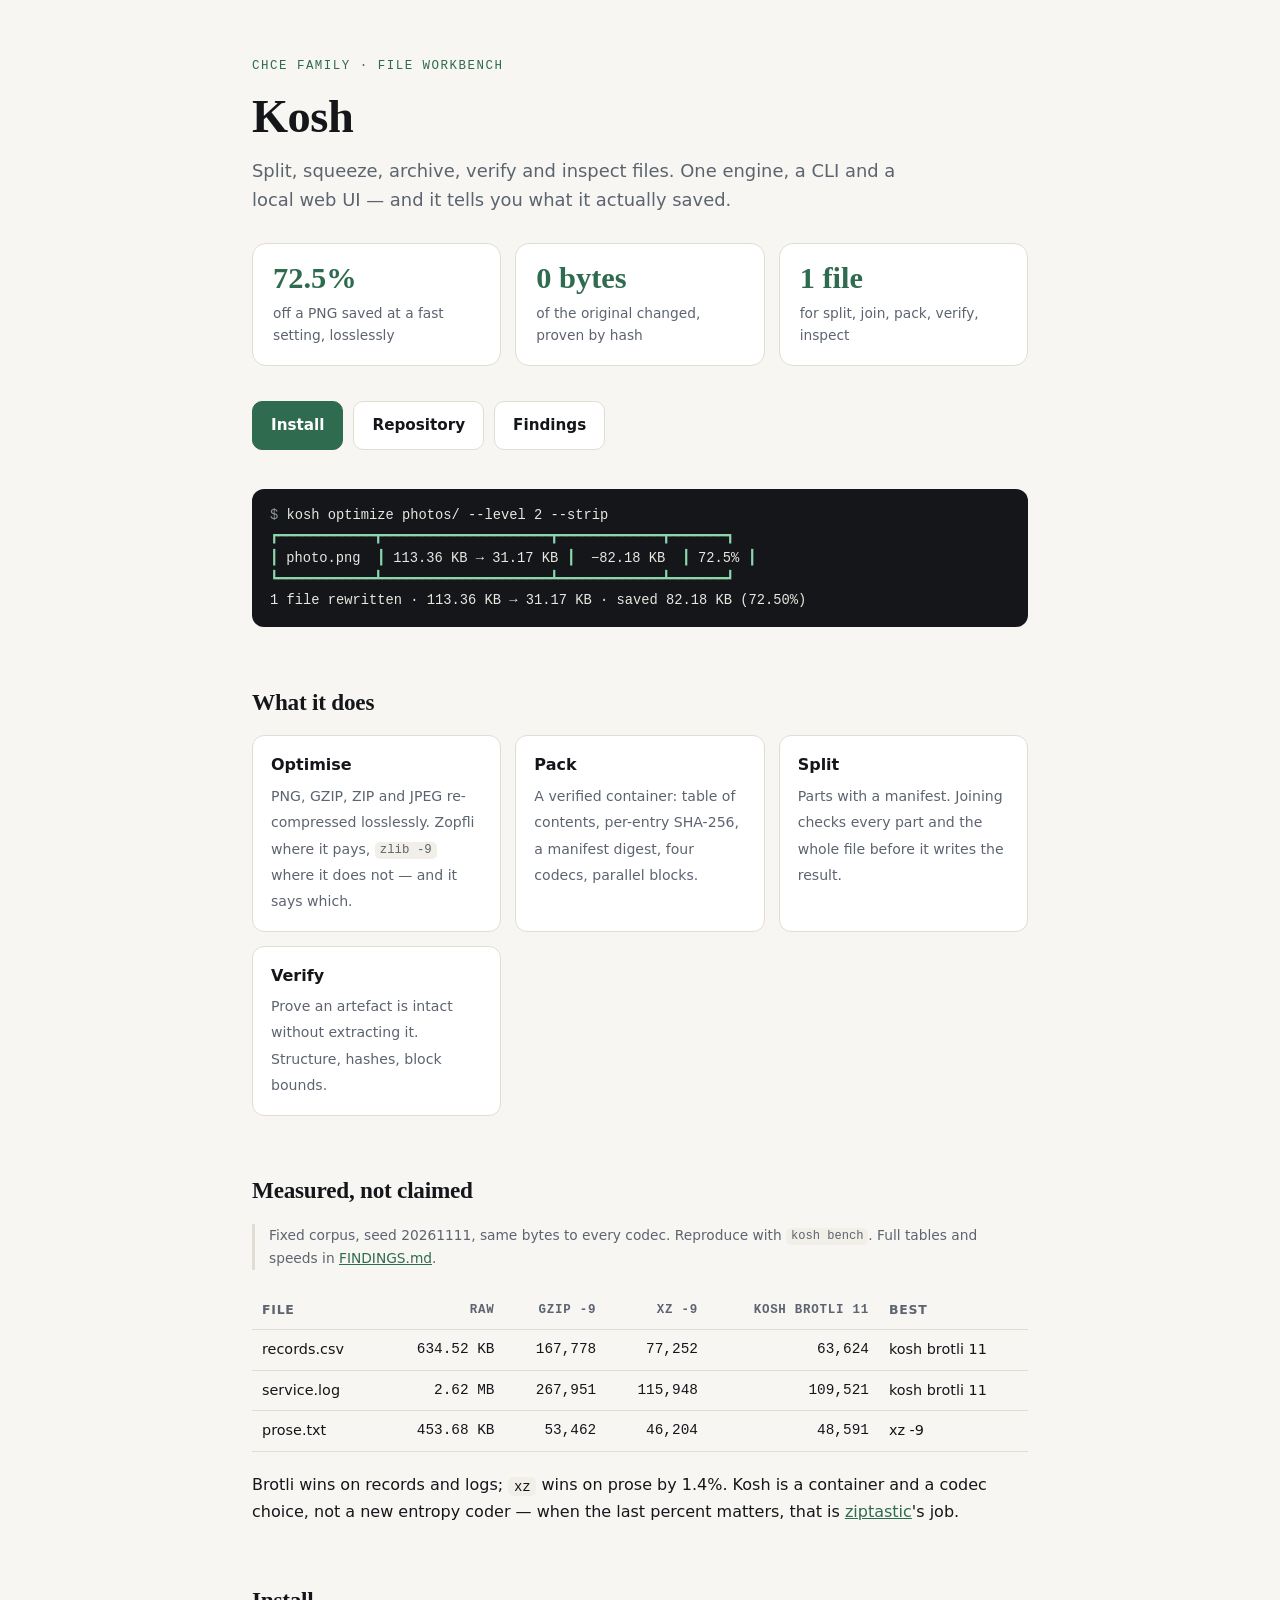
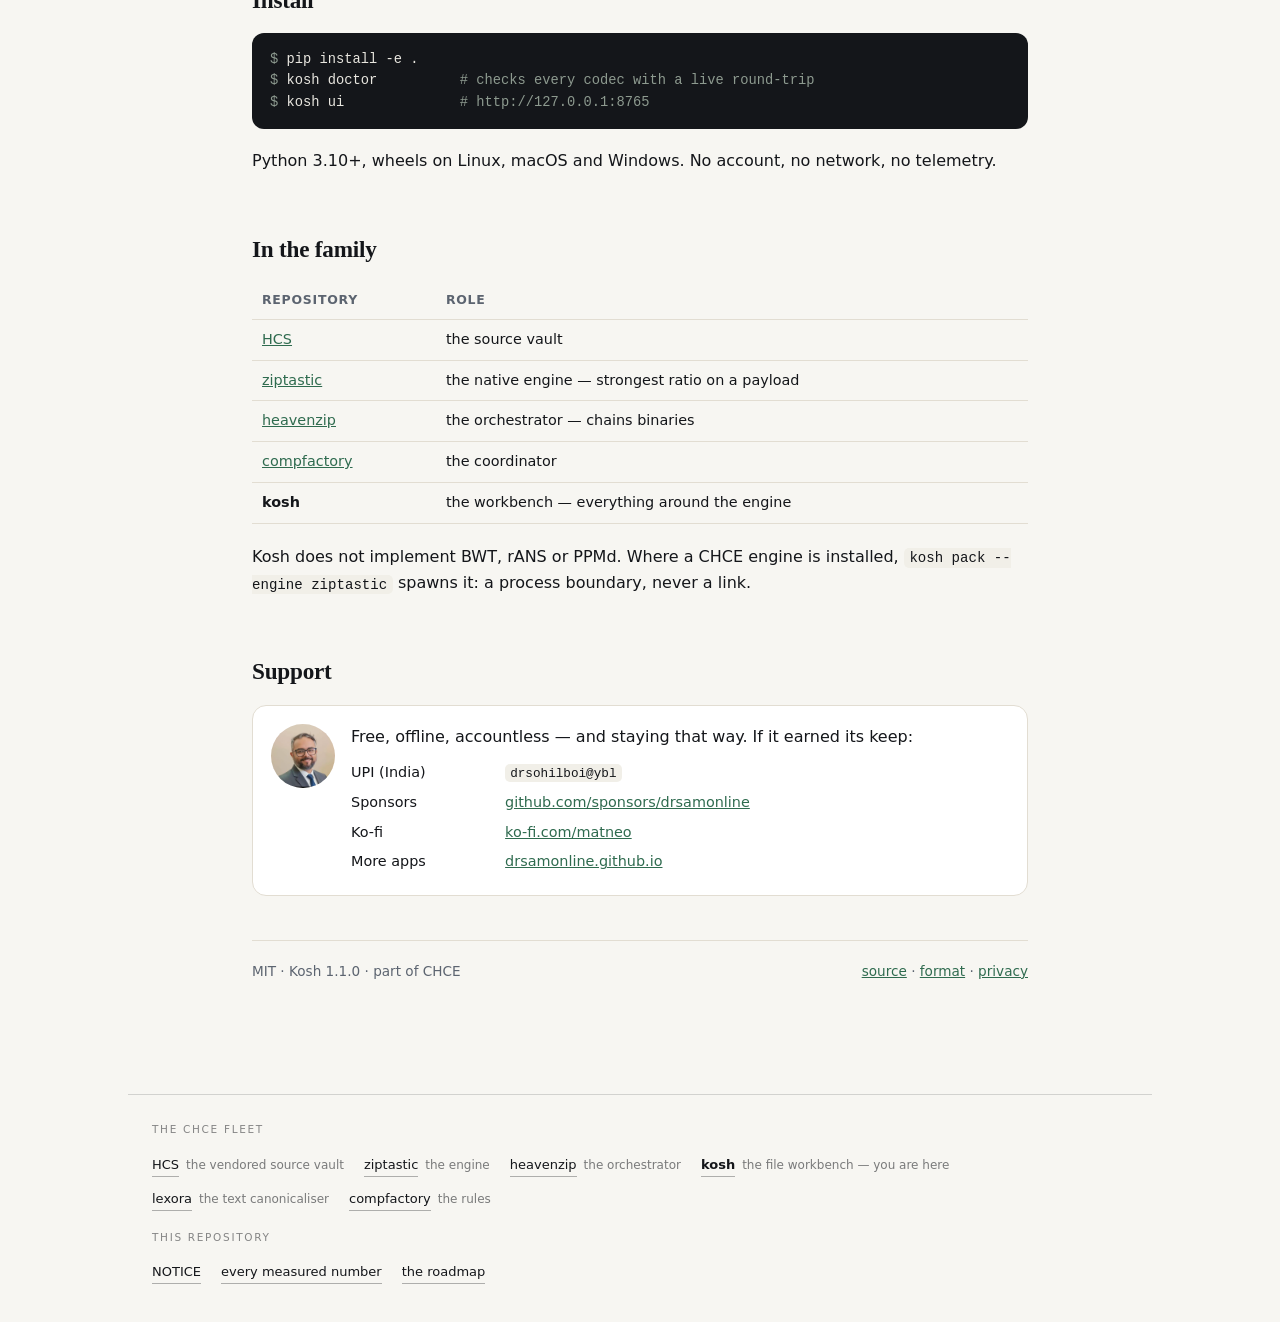
<file: index.html>
<!doctype html>
<html lang="en">
<head>
<meta charset="utf-8">
<title>kosh — the CHCE file workbench</title>
<!-- GitHub Pages serves this repository from the root, and the landing page is
     docs/index.html. Rather than keep a second copy of it here, this is a
     one-line redirect to the real page, so the served URL reaches it.
     The durable fix is to point Pages at /docs (Settings → Pages → source);
     this file is what makes the page reachable until that is done. -->
<meta http-equiv="refresh" content="0; url=docs/">
<link rel="canonical" href="https://drsamonline.github.io/kosh/docs/">
<meta name="robots" content="noindex">
<style>
  html { font: 16px/1.6 ui-sans-serif, system-ui, sans-serif; background: #f7f6f2; color: #14161a; }
  @media (prefers-color-scheme: dark) { html { background: #14161a; color: #eceef2; } }
  body { max-width: 34rem; margin: 22vh auto; padding: 0 1.5rem; }
  a { color: inherit; }
</style>
</head>
<body>
  <p>kosh — the CHCE file workbench.</p>
  <p><a href="docs/">Open the page</a> if you are not redirected automatically.</p>
</body>
</html>
</file>
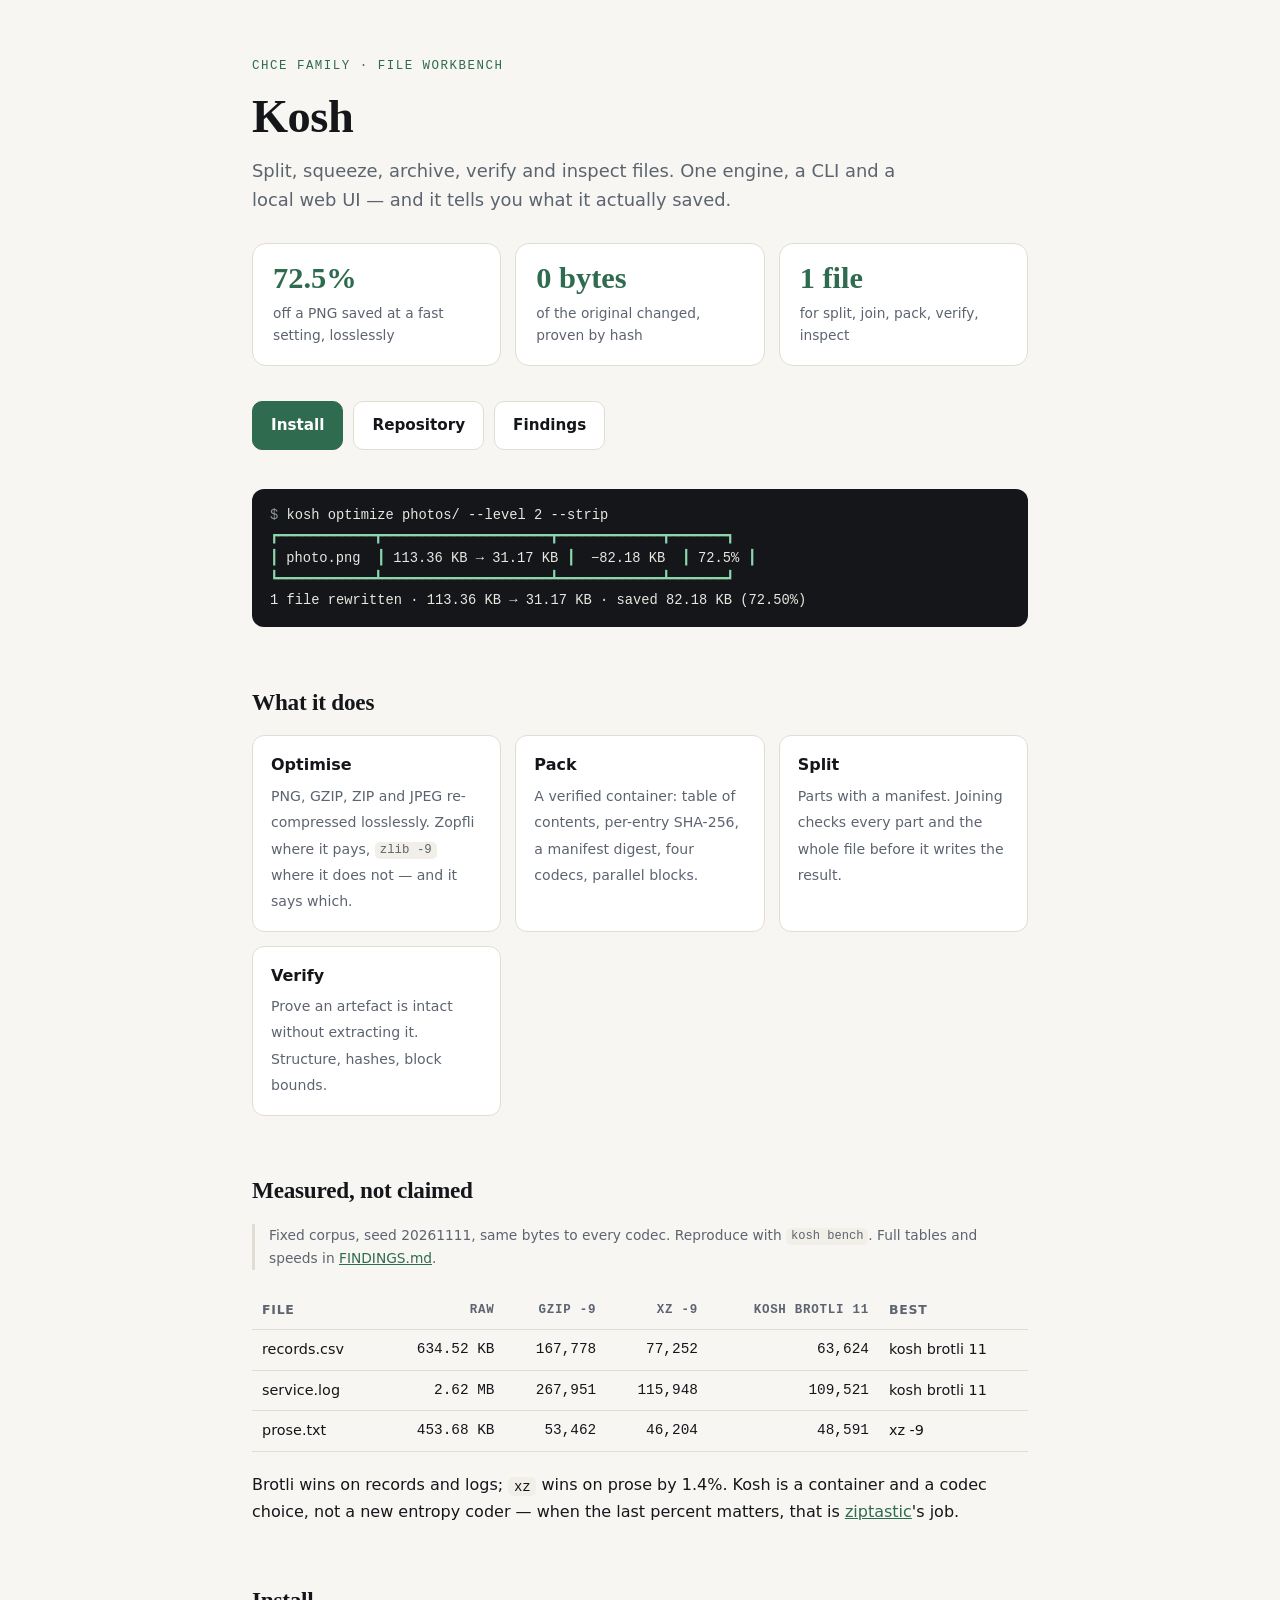
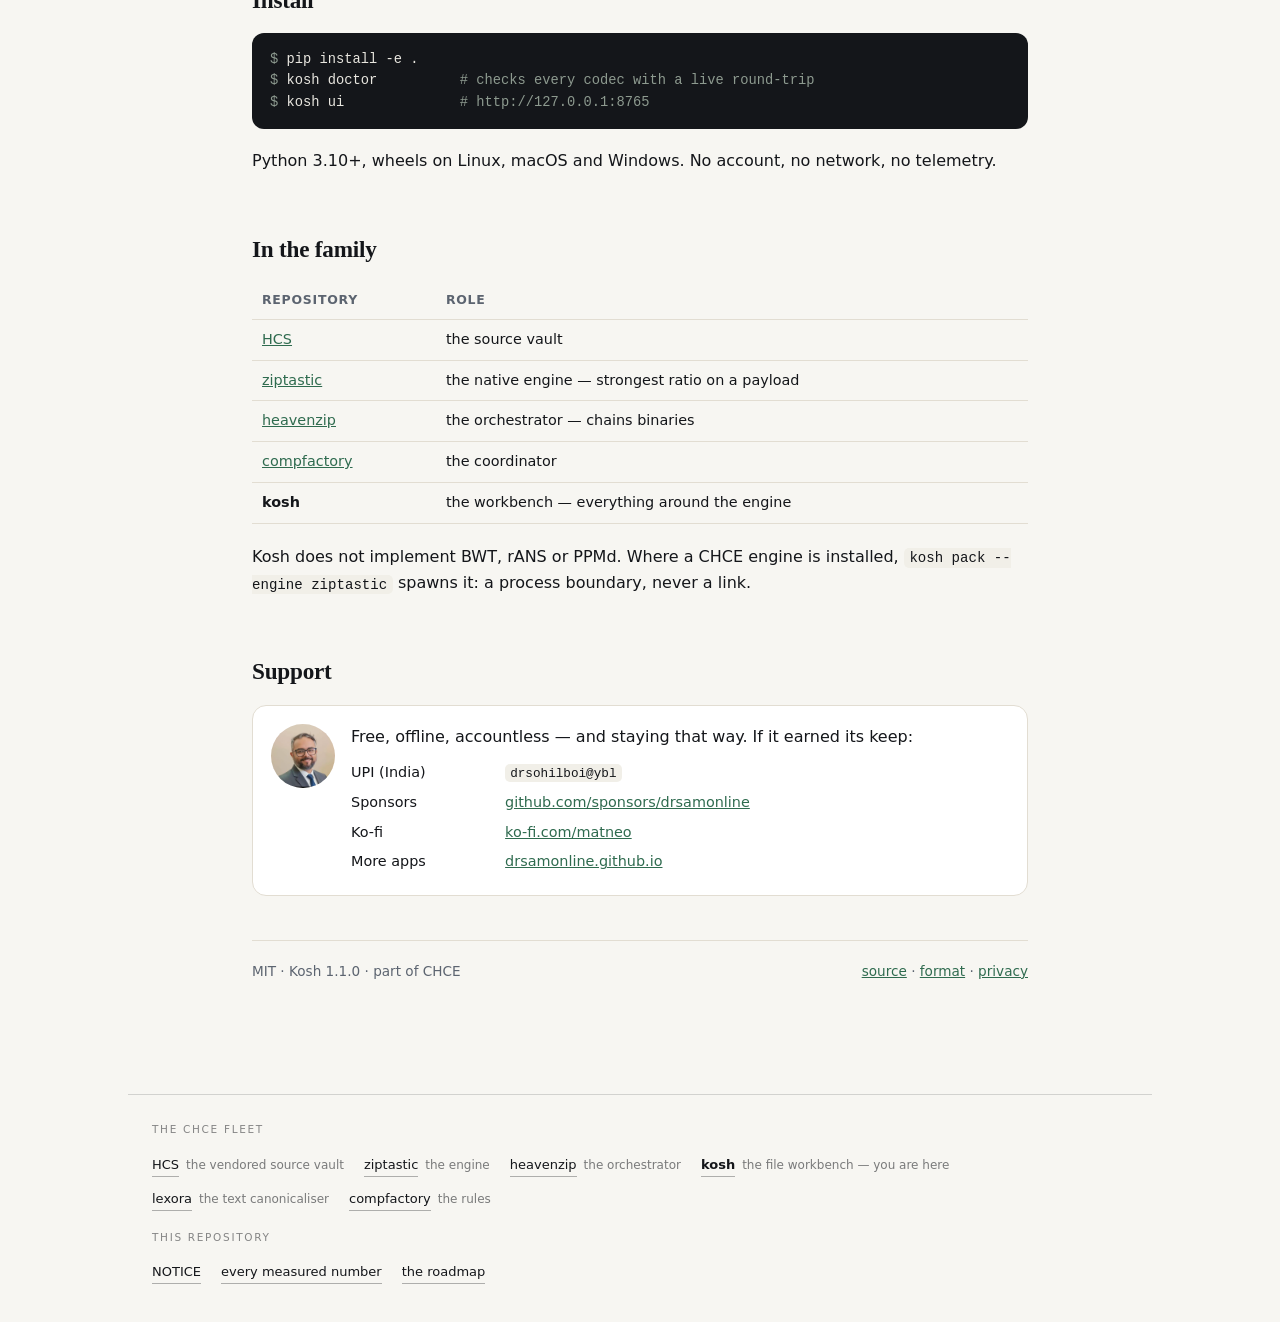
<file: docs/index.html>
<!DOCTYPE html>
<html lang="en">
<head>
<meta charset="utf-8">
<meta name="viewport" content="width=device-width, initial-scale=1">
<title>Kosh — the file workbench of CHCE</title>
<meta name="description" content="Split, squeeze, archive, verify and inspect files. Lossless PNG/ZIP/GZIP re-compression, a verified container, and a local web UI. Part of the CHCE family.">
<meta name="theme-color" content="#f7f6f2">
<link rel="canonical" href="https://drsamonline.github.io/kosh/">
<meta property="og:type" content="website">
<meta property="og:url" content="https://drsamonline.github.io/kosh/">
<meta property="og:title" content="Kosh — the file workbench of CHCE">
<meta property="og:description" content="Split, squeeze, archive, verify and inspect files. Lossless re-compression, a verified container, and a local web UI.">
<link rel="icon" href="assets/badge-version.svg" type="image/svg+xml">
<style>
  :root{
    --paper:#f7f6f2; --card:#ffffff; --ink:#14161a; --mut:#5c6470; --line:#e2ddd2;
    --accent:#2f6b4f; --accent-soft:#eaf1ec; --code:#f1efe8;
    --serif:"Iowan Old Style","Palatino Linotype",Palatino,Georgia,serif;
    --sans:-apple-system,BlinkMacSystemFont,"Segoe UI",system-ui,Roboto,Arial,sans-serif;
    --mono:ui-monospace,SFMono-Regular,Menlo,Consolas,"Liberation Mono",monospace;
  }
  *{box-sizing:border-box}
  body{margin:0;background:var(--paper);color:var(--ink);font:16px/1.65 var(--sans);
       -webkit-font-smoothing:antialiased}
  .wrap{max-width:820px;margin:0 auto;padding:56px 22px 40px}
  .eyebrow{font-family:var(--mono);font-size:.78rem;letter-spacing:.12em;text-transform:uppercase;
           color:var(--accent);margin:0 0 14px}
  h1{font-family:var(--serif);font-size:clamp(2rem,5vw,2.9rem);line-height:1.1;margin:0 0 .3em;
     letter-spacing:-.01em}
  .lede{font-size:1.12rem;color:var(--mut);margin:0 0 1.6em;max-width:60ch}
  .claim{display:flex;flex-wrap:wrap;gap:14px;margin:0 0 2.2em}
  .big{flex:1 1 200px;background:var(--card);border:1px solid var(--line);border-radius:14px;
       padding:18px 20px}
  .big b{display:block;font-family:var(--serif);font-size:1.9rem;line-height:1.1;
         color:var(--accent);font-variant-numeric:tabular-nums}
  .big span{display:block;font-size:.86rem;color:var(--mut);margin-top:6px}
  .cta{display:flex;gap:10px;flex-wrap:wrap;margin:0 0 2.4em}
  a.btn{display:inline-block;padding:11px 18px;border-radius:10px;text-decoration:none;
        font-weight:600;font-size:.95rem;border:1px solid var(--line);color:var(--ink);
        background:var(--card)}
  a.btn.primary{background:var(--accent);border-color:var(--accent);color:#fff}
  a.btn:hover{transform:translateY(-1px)}
  h2{font-family:var(--serif);font-size:1.45rem;margin:2.4em 0 .6em;letter-spacing:-.01em}
  h3{font-size:1rem;margin:1.6em 0 .4em}
  p{margin:0 0 1em}
  ul{padding-left:1.2em;margin:0 0 1em}
  li{margin:.25em 0}
  code{font-family:var(--mono);font-size:.88em;background:var(--code);padding:.12em .4em;
       border-radius:5px}
  pre{background:#14161a;color:#e8e6df;padding:16px 18px;border-radius:12px;overflow:auto;
      font-family:var(--mono);font-size:.86rem;line-height:1.55;margin:0 0 1.4em}
  pre .c{color:#8d9a8f}
  pre .p{color:#8fd6ac}
  table{width:100%;border-collapse:collapse;margin:0 0 1.4em;font-size:.9rem;
        font-variant-numeric:tabular-nums}
  th,td{text-align:left;padding:8px 10px;border-bottom:1px solid var(--line)}
  th{font-size:.78rem;text-transform:uppercase;letter-spacing:.06em;color:var(--mut);
     font-weight:600}
  td.n,th.n{text-align:right;font-family:var(--mono)}
  .note{font-size:.86rem;color:var(--mut);border-left:3px solid var(--line);padding-left:14px;
        margin:0 0 1.6em}
  .grid{display:grid;grid-template-columns:repeat(auto-fit,minmax(230px,1fr));gap:14px;
        margin:0 0 1.6em}
  .card{background:var(--card);border:1px solid var(--line);border-radius:12px;padding:16px 18px}
  .card b{display:block;margin-bottom:4px}
  .card span{font-size:.88rem;color:var(--mut)}
  footer{margin-top:3.2em;padding-top:1.4em;border-top:1px solid var(--line);
         font-size:.85rem;color:var(--mut);display:flex;justify-content:space-between;gap:12px;
         flex-wrap:wrap}
  a{color:var(--accent)}
  .support{display:grid;grid-template-columns:auto 1fr;gap:16px;align-items:start;
           background:var(--card);border:1px solid var(--line);border-radius:14px;padding:18px}
  .support img{width:64px;height:64px;border-radius:50%;object-fit:cover}
  .support table{margin:0}
  .support td{border:none;padding:3px 0;font-size:.9rem}
  @media (max-width:600px){.support{grid-template-columns:1fr}.support img{width:52px;height:52px}}
</style>
</head>
<body>
<div class="wrap">

  <p class="eyebrow">CHCE family · file workbench</p>
  <h1>Kosh</h1>
  <p class="lede">Split, squeeze, archive, verify and inspect files. One engine, a CLI and a
     local web UI — and it tells you what it actually saved.</p>

  <div class="claim">
    <div class="big"><b>72.5%</b><span>off a PNG saved at a fast setting, losslessly</span></div>
    <div class="big"><b>0 bytes</b><span>of the original changed, proven by hash</span></div>
    <div class="big"><b>1 file</b><span>for split, join, pack, verify, inspect</span></div>
  </div>

  <div class="cta">
    <a class="btn primary" href="#install">Install</a>
    <a class="btn" href="https://github.com/drsamonline/kosh">Repository</a>
    <a class="btn" href="https://github.com/drsamonline/kosh/blob/main/docs/FINDINGS.md">Findings</a>
  </div>

<pre><span class="c">$</span> kosh optimize photos/ --level 2 --strip
<span class="p">┏━━━━━━━━━━━━┳━━━━━━━━━━━━━━━━━━━━━┳━━━━━━━━━━━━━┳━━━━━━━┓</span>
<span class="p">┃</span> photo.png  <span class="p">┃</span> 113.36 KB → 31.17 KB <span class="p">┃</span>  −82.18 KB  <span class="p">┃</span> 72.5% <span class="p">┃</span>
<span class="p">┗━━━━━━━━━━━━┻━━━━━━━━━━━━━━━━━━━━━┻━━━━━━━━━━━━━┻━━━━━━━┛</span>
1 file rewritten · 113.36 KB → 31.17 KB · saved 82.18 KB (72.50%)</pre>

  <h2>What it does</h2>
  <div class="grid">
    <div class="card"><b>Optimise</b><span>PNG, GZIP, ZIP and JPEG re-compressed losslessly. Zopfli where it pays, <code>zlib -9</code> where it does not — and it says which.</span></div>
    <div class="card"><b>Pack</b><span>A verified container: table of contents, per-entry SHA-256, a manifest digest, four codecs, parallel blocks.</span></div>
    <div class="card"><b>Split</b><span>Parts with a manifest. Joining checks every part and the whole file before it writes the result.</span></div>
    <div class="card"><b>Verify</b><span>Prove an artefact is intact without extracting it. Structure, hashes, block bounds.</span></div>
  </div>

  <h2>Measured, not claimed</h2>
  <p class="note">Fixed corpus, seed 20261111, same bytes to every codec. Reproduce with
     <code>kosh bench</code>. Full tables and speeds in
     <a href="https://github.com/drsamonline/kosh/blob/main/docs/FINDINGS.md">FINDINGS.md</a>.</p>
  <table>
    <tr><th>file</th><th class="n">raw</th><th class="n">gzip -9</th><th class="n">xz -9</th>
        <th class="n">kosh brotli 11</th><th>best</th></tr>
    <tr><td>records.csv</td><td class="n">634.52 KB</td><td class="n">167,778</td>
        <td class="n">77,252</td><td class="n">63,624</td><td>kosh brotli 11</td></tr>
    <tr><td>service.log</td><td class="n">2.62 MB</td><td class="n">267,951</td>
        <td class="n">115,948</td><td class="n">109,521</td><td>kosh brotli 11</td></tr>
    <tr><td>prose.txt</td><td class="n">453.68 KB</td><td class="n">53,462</td>
        <td class="n">46,204</td><td class="n">48,591</td><td>xz -9</td></tr>
  </table>
  <p>Brotli wins on records and logs; <code>xz</code> wins on prose by 1.4%. Kosh is a container
     and a codec choice, not a new entropy coder — when the last percent matters, that is
     <a href="https://github.com/drsamonline/ziptastic">ziptastic</a>'s job.</p>

  <h2 id="install">Install</h2>
<pre><span class="c">$</span> pip install -e .
<span class="c">$</span> kosh doctor          <span class="c"># checks every codec with a live round-trip</span>
<span class="c">$</span> kosh ui              <span class="c"># http://127.0.0.1:8765</span></pre>
  <p>Python 3.10+, wheels on Linux, macOS and Windows. No account, no network, no telemetry.</p>

  <h2>In the family</h2>
  <table>
    <tr><th>repository</th><th>role</th></tr>
    <tr><td><a href="https://github.com/drsamonline/HCS">HCS</a></td><td>the source vault</td></tr>
    <tr><td><a href="https://github.com/drsamonline/ziptastic">ziptastic</a></td><td>the native engine — strongest ratio on a payload</td></tr>
    <tr><td><a href="https://github.com/drsamonline/heavenzip">heavenzip</a></td><td>the orchestrator — chains binaries</td></tr>
    <tr><td><a href="https://github.com/drsamonline/compfactory">compfactory</a></td><td>the coordinator</td></tr>
    <tr><td><b>kosh</b></td><td>the workbench — everything around the engine</td></tr>
  </table>
  <p>Kosh does not implement BWT, rANS or PPMd. Where a CHCE engine is installed,
     <code>kosh pack --engine ziptastic</code> spawns it: a process boundary, never a link.</p>

  <h2>Support</h2>
  <div class="support">
    <img src="assets/support-portrait.jpg" alt="Dr. Sohil Momin">
    <div>
      <p style="margin:0 0 8px">Free, offline, accountless — and staying that way. If it earned its keep:</p>
      <table>
        <tr><td>UPI (India)</td><td><code>drsohilboi@ybl</code></td></tr>
        <tr><td>Sponsors</td><td><a href="https://github.com/sponsors/drsamonline">github.com/sponsors/drsamonline</a></td></tr>
        <tr><td>Ko-fi</td><td><a href="https://ko-fi.com/matneo">ko-fi.com/matneo</a></td></tr>
        <tr><td>More apps</td><td><a href="https://drsamonline.github.io/">drsamonline.github.io</a></td></tr>
      </table>
    </div>
  </div>

  <footer>
    <span>MIT · Kosh 1.1.0 · part of CHCE</span>
    <span><a href="https://github.com/drsamonline/kosh">source</a> ·
          <a href="https://github.com/drsamonline/kosh/blob/main/docs/FORMAT.md">format</a> ·
          <a href="https://github.com/drsamonline/kosh/blob/main/PRIVACY.md">privacy</a></span>
  </footer>
</div>
<!-- fleet-nav:start -->
<nav class="fleetnav" aria-label="The CHCE fleet">
  <div class="fleetnav-wrap">
    <p class="fleetnav-label">The CHCE fleet</p>
    <ul>
      <li><a href="https://drsamonline.github.io/HCS/">HCS</a><span>the vendored source vault</span></li>
      <li><a href="https://drsamonline.github.io/ziptastic/">ziptastic</a><span>the engine</span></li>
      <li><a href="https://drsamonline.github.io/heavenzip/">heavenzip</a><span>the orchestrator</span></li>
      <li><a href="https://drsamonline.github.io/kosh/" aria-current="page"><strong>kosh</strong></a><span>the file workbench — you are here</span></li>
      <li><a href="https://drsamonline.github.io/lexora/">lexora</a><span>the text canonicaliser</span></li>
      <li><a href="https://drsamonline.github.io/compfactory/">compfactory</a><span>the rules</span></li>
    </ul>
    <p class="fleetnav-label">This repository</p>
    <ul>
      <li><a href="https://github.com/drsamonline/kosh/blob/main/NOTICE">NOTICE</a></li>
      <li><a href="https://github.com/drsamonline/kosh/blob/main/docs/FINDINGS.md">every measured number</a></li>
      <li><a href="https://github.com/drsamonline/kosh/blob/main/docs/ROADMAP.md">the roadmap</a></li>
    </ul>
  </div>
</nav>
<style>
  .fleetnav { margin: 72px auto 0; padding: 26px 24px 34px; max-width: 64rem;
    border-top: 1px solid color-mix(in srgb, currentColor 16%, transparent);
    color: inherit; font-size: 13px; line-height: 1.55; }
  .fleetnav-wrap { display: flex; flex-direction: column; gap: 14px; }
  .fleetnav-label { margin: 0; font-size: 10.5px; letter-spacing: .16em;
    text-transform: uppercase; opacity: .5; }
  .fleetnav ul { margin: 0; padding: 0; list-style: none; display: flex;
    flex-wrap: wrap; gap: 6px 20px; }
  .fleetnav li { display: flex; align-items: baseline; gap: 7px; }
  .fleetnav a { color: inherit; text-decoration: none; padding-bottom: 1px;
    border-bottom: 1px solid color-mix(in srgb, currentColor 32%, transparent); }
  .fleetnav a:hover { border-bottom-color: currentColor; }
  .fleetnav span { opacity: .55; font-size: 12px; }
</style>
<!-- fleet-nav:end -->
</body>
</html>
</file>
